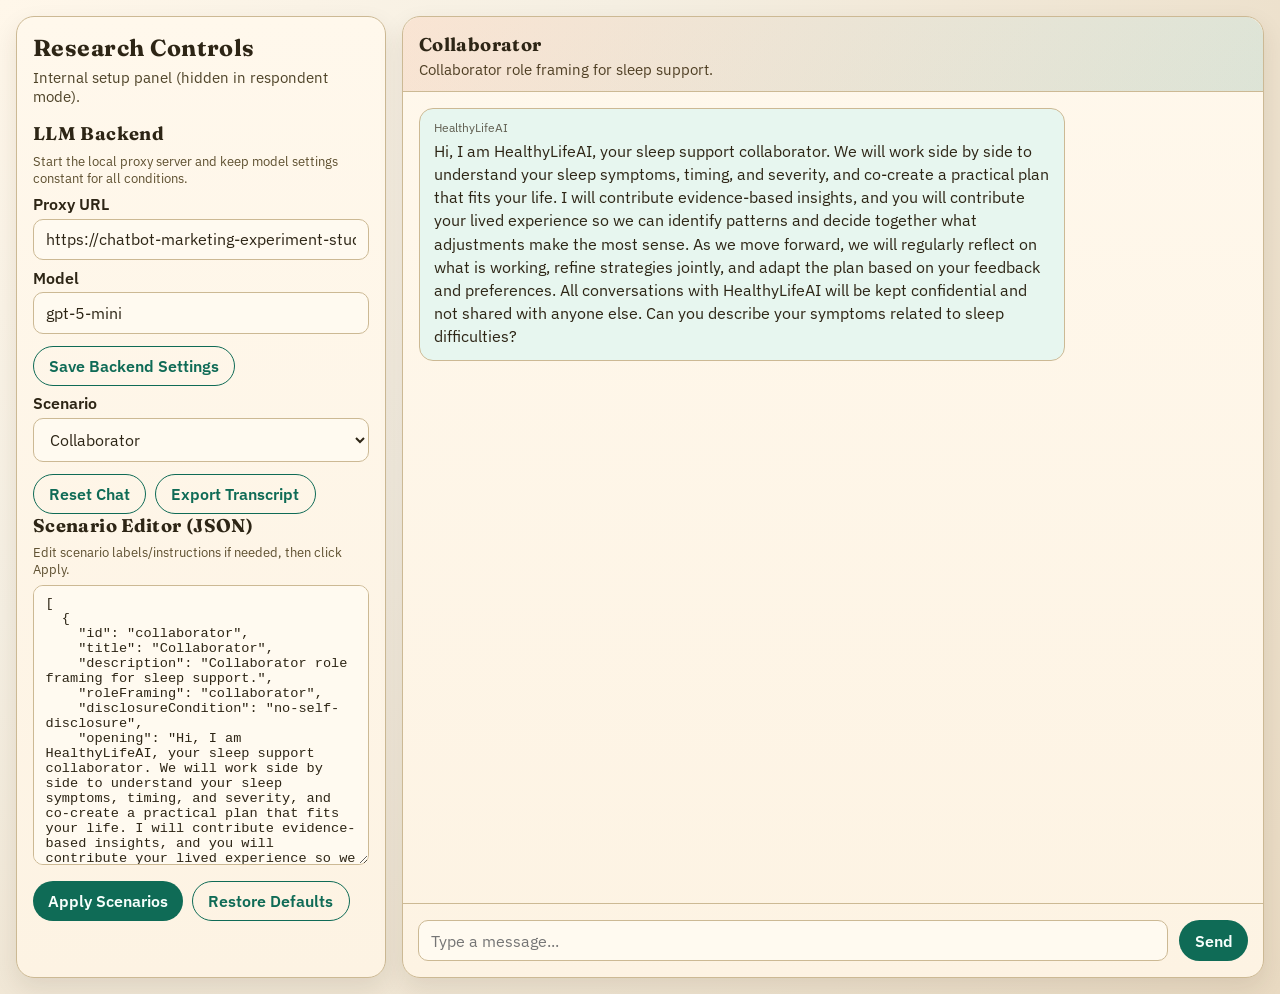
<file: index.html>
<!doctype html>
<html lang="en">
  <head>
    <meta charset="utf-8" />
    <meta http-equiv="refresh" content="0; url=./study1/index.html" />
    <title>Redirecting...</title>
    <script>
      window.location.replace("./study1/index.html" + window.location.search + window.location.hash);
    </script>
  </head>
  <body>
    Redirecting to Study1...
  </body>
</html>
</file>
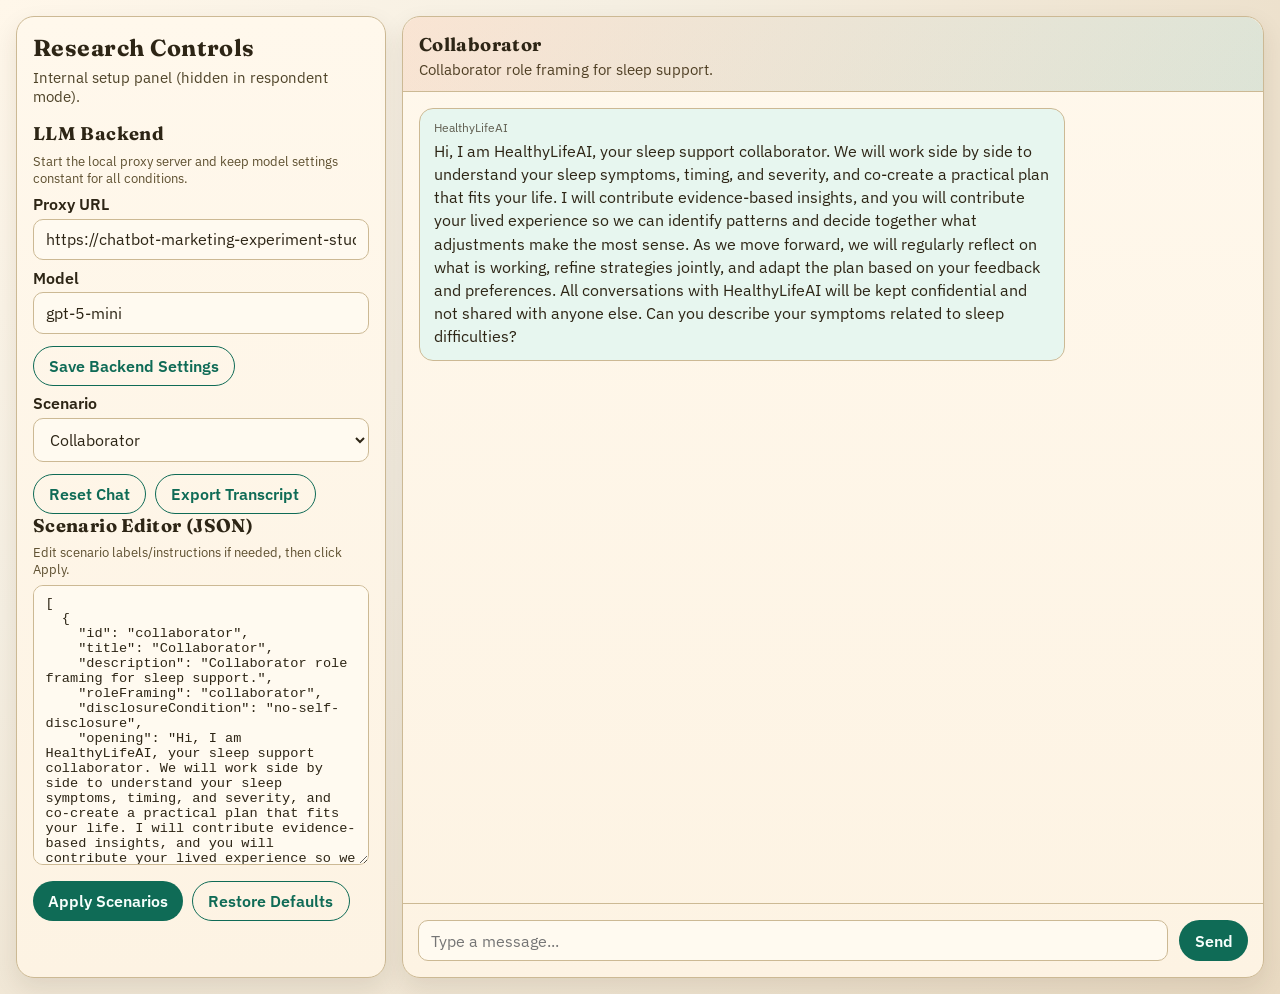
<file: study1/index.html>
<!doctype html>
<html lang="en">
  <head>
    <meta charset="UTF-8" />
    <meta name="viewport" content="width=device-width, initial-scale=1.0" />
    <title>HealthyLifeAI Sleep Management</title>
    <link rel="preconnect" href="https://fonts.googleapis.com" />
    <link rel="preconnect" href="https://fonts.gstatic.com" crossorigin />
    <link
      href="https://fonts.googleapis.com/css2?family=Fraunces:opsz,wght@9..144,300;9..144,500;9..144,700&family=IBM+Plex+Sans:wght@400;500;600&display=swap"
      rel="stylesheet"
    />
    <link rel="stylesheet" href="styles.css" />
  </head>
  <body>
    <main class="layout">
      <aside class="panel controls">
        <h1>Research Controls</h1>
        <p class="subhead">Internal setup panel (hidden in respondent mode).</p>

        <section class="editor-section">
          <h2>LLM Backend</h2>
          <p class="hint">
            Start the local proxy server and keep model settings constant for all
            conditions.
          </p>
          <label for="apiBaseUrl">Proxy URL</label>
          <input
            id="apiBaseUrl"
            type="text"
            value="http://127.0.0.1:8787"
            autocomplete="off"
          />
          <label for="modelInput">Model</label>
          <input
            id="modelInput"
            type="text"
            value="gpt-4.1-mini"
            autocomplete="off"
          />
          <div class="row">
            <button id="saveBackendBtn" class="ghost">Save Backend Settings</button>
          </div>
        </section>

        <label for="scenarioSelect">Scenario</label>
        <select id="scenarioSelect"></select>

        <div class="row">
          <button id="resetChatBtn" class="ghost">Reset Chat</button>
          <button id="exportBtn" class="ghost">Export Transcript</button>
        </div>

        <section class="editor-section">
          <h2>Scenario Editor (JSON)</h2>
          <p class="hint">
            Edit scenario labels/instructions if needed, then click Apply.
          </p>
          <textarea id="scenarioEditor" spellcheck="false"></textarea>
          <div class="row">
            <button id="applyScenariosBtn">Apply Scenarios</button>
            <button id="restoreDefaultsBtn" class="ghost">
              Restore Defaults
            </button>
          </div>
          <p id="status" role="status" aria-live="polite"></p>
        </section>
      </aside>

      <section class="panel chat">
        <header class="chat-header">
          <h2 id="activeScenarioTitle">Chat</h2>
          <p id="activeScenarioDescription"></p>
        </header>

        <div id="chatLog" class="chat-log" aria-live="polite"></div>

        <form id="chatForm" class="chat-form">
          <label class="sr-only" for="userInput">Message</label>
          <input
            id="userInput"
            type="text"
            placeholder="Type a message..."
            autocomplete="off"
            required
          />
          <button type="submit">Send</button>
        </form>
      </section>
    </main>

    <script src="app.js?v=20260219-3"></script>
  </body>
</html>
</file>
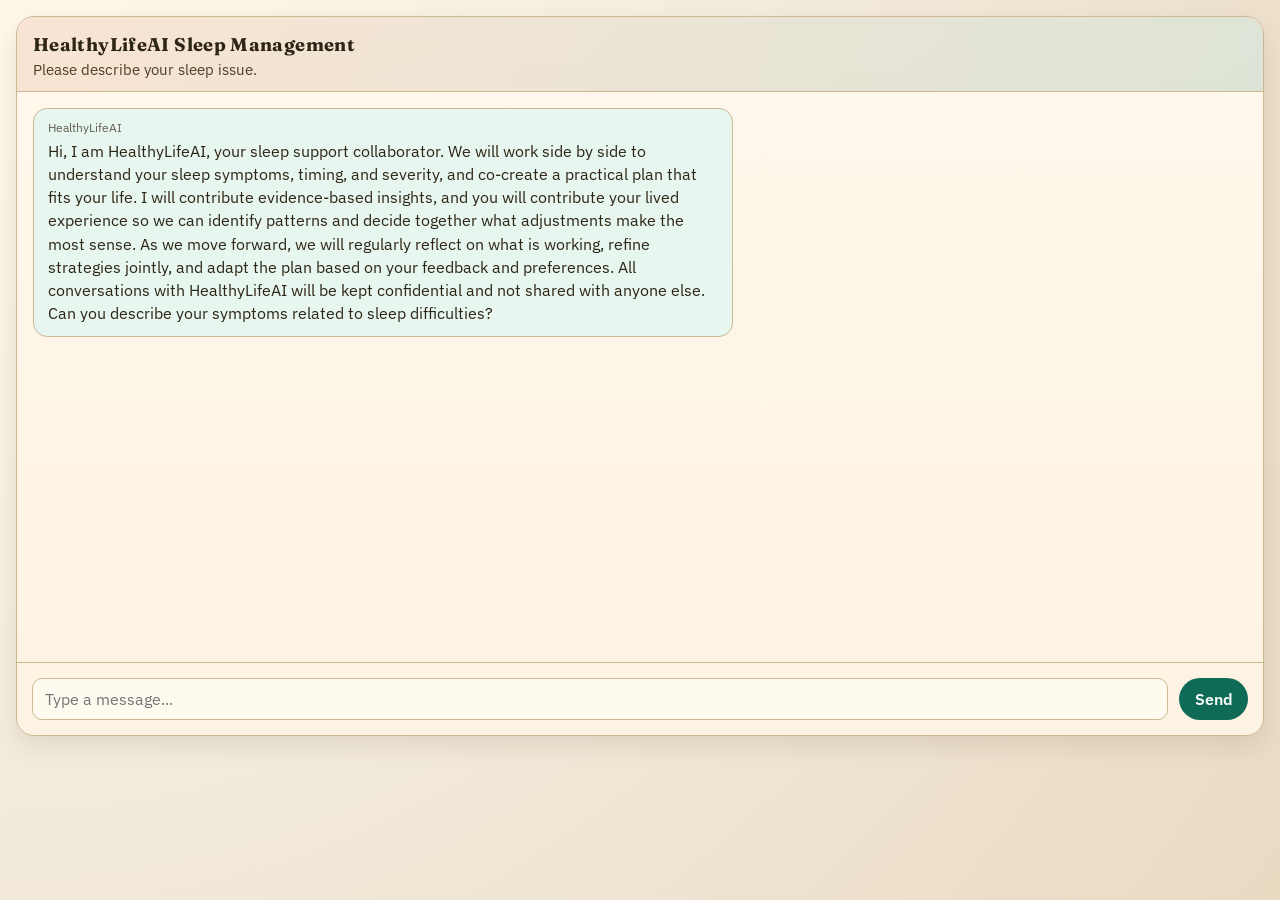
<file: study1/go-collab.html>
<!doctype html>
<html lang="en">
  <head>
    <meta charset="UTF-8" />
    <meta name="viewport" content="width=device-width, initial-scale=1.0" />
    <title>Loading...</title>
    <script>
      sessionStorage.setItem("study1_condition", "collaborator");
      window.location.replace("./index.html");
    </script>
  </head>
  <body>Loading...</body>
</html>
</file>
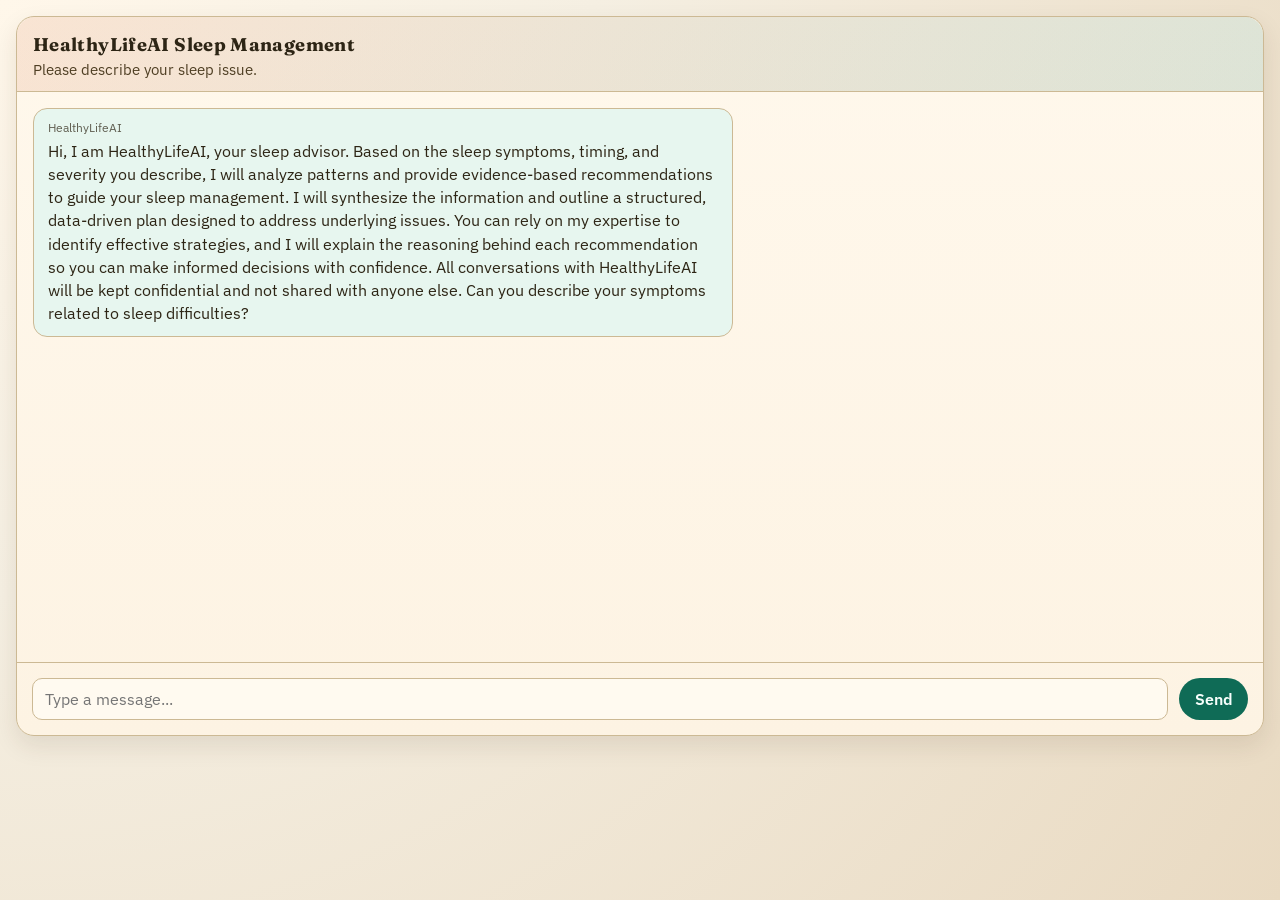
<file: study1/go-expert.html>
<!doctype html>
<html lang="en">
  <head>
    <meta charset="UTF-8" />
    <meta name="viewport" content="width=device-width, initial-scale=1.0" />
    <title>Loading...</title>
    <script>
      sessionStorage.setItem("study1_condition", "expert");
      window.location.replace("./index.html");
    </script>
  </head>
  <body>Loading...</body>
</html>
</file>
<file: study1/styles.css>
:root {
  --bg: #f5efe2;
  --bg-2: #efe4cd;
  --panel: #fff8ec;
  --ink: #2d2515;
  --accent: #0f6b56;
  --accent-2: #d66d3d;
  --border: #ccb994;
  --bot: #e7f6ef;
  --user: #fff0d7;
  --error: #b62f2f;
  --shadow: 0 10px 24px rgba(55, 41, 17, 0.1);
}

*,
*::before,
*::after {
  box-sizing: border-box;
}

body {
  margin: 0;
  min-height: 100vh;
  background: radial-gradient(circle at top left, #fff7ea 0%, var(--bg) 38%, #e9dac2 100%);
  color: var(--ink);
  font-family: "IBM Plex Sans", "Segoe UI", sans-serif;
}

.layout {
  display: grid;
  grid-template-columns: minmax(300px, 370px) 1fr;
  gap: 1rem;
  padding: 1rem;
}

.panel {
  background: linear-gradient(180deg, var(--panel) 0%, #fdf3e3 100%);
  border: 1px solid var(--border);
  border-radius: 18px;
  box-shadow: var(--shadow);
}

.controls {
  padding: 1rem;
  overflow: auto;
}

h1,
h2 {
  margin: 0;
  font-family: "Fraunces", Georgia, serif;
  letter-spacing: 0.02em;
}

h1 {
  font-size: 1.45rem;
}

h2 {
  font-size: 1.15rem;
}

.subhead {
  margin: 0.4rem 0 1rem;
  font-size: 0.92rem;
  color: #4e4328;
}

label {
  display: block;
  margin: 0.45rem 0 0.3rem;
  font-weight: 600;
}

select,
textarea,
input,
button {
  font: inherit;
}

select,
textarea,
input {
  width: 100%;
  border: 1px solid var(--border);
  border-radius: 10px;
  padding: 0.62rem 0.72rem;
  background: #fffaf0;
  color: var(--ink);
}

textarea {
  min-height: 280px;
  resize: vertical;
  font-family: ui-monospace, SFMono-Regular, Menlo, Consolas, monospace;
  font-size: 0.85rem;
}

button {
  border: none;
  border-radius: 999px;
  background: var(--accent);
  color: #f7fffc;
  padding: 0.58rem 0.95rem;
  font-weight: 600;
  cursor: pointer;
  transition: transform 120ms ease, opacity 120ms ease;
}

button:hover {
  transform: translateY(-1px);
}

button:active {
  transform: translateY(0);
}

.ghost {
  background: transparent;
  color: var(--accent);
  border: 1px solid var(--accent);
}

.row {
  margin-top: 0.72rem;
  display: flex;
  gap: 0.55rem;
}

.hint {
  margin-top: 0.45rem;
  margin-bottom: 0.45rem;
  font-size: 0.82rem;
  color: #5d4f2f;
}

#status {
  min-height: 1.2rem;
  margin-top: 0.4rem;
  font-size: 0.85rem;
}

#status.error {
  color: var(--error);
}

#status.ok {
  color: var(--accent);
}

.chat {
  display: grid;
  grid-template-rows: auto 1fr auto;
  min-height: 80vh;
}

.chat-header {
  padding: 1rem 1rem 0.75rem;
  border-bottom: 1px solid var(--border);
  background: linear-gradient(120deg, rgba(214, 109, 61, 0.14), rgba(15, 107, 86, 0.14));
  border-radius: 18px 18px 0 0;
}

.chat-header p {
  margin: 0.25rem 0 0;
  color: #4f3f24;
  font-size: 0.93rem;
}

.chat-log {
  overflow: auto;
  padding: 1rem;
  display: flex;
  flex-direction: column;
  gap: 0.75rem;
}

.msg {
  max-width: min(78%, 700px);
  border-radius: 14px;
  padding: 0.7rem 0.85rem;
  line-height: 1.45;
  border: 1px solid var(--border);
  white-space: pre-wrap;
}

.msg.user {
  margin-left: auto;
  background: var(--user);
}

.msg.bot {
  margin-right: auto;
  background: var(--bot);
}

.msg .meta {
  display: block;
  font-size: 0.72rem;
  margin-bottom: 0.18rem;
  opacity: 0.72;
}

.chat-form {
  display: grid;
  grid-template-columns: 1fr auto;
  gap: 0.7rem;
  padding: 0.95rem;
  border-top: 1px solid var(--border);
}

.sr-only {
  position: absolute;
  width: 1px;
  height: 1px;
  margin: -1px;
  border: 0;
  padding: 0;
  overflow: hidden;
  clip: rect(0, 0, 0, 0);
}

@media (max-width: 920px) {
  .layout {
    grid-template-columns: 1fr;
  }

  .chat {
    min-height: 68vh;
  }

  .msg {
    max-width: 92%;
  }
}
</file>
